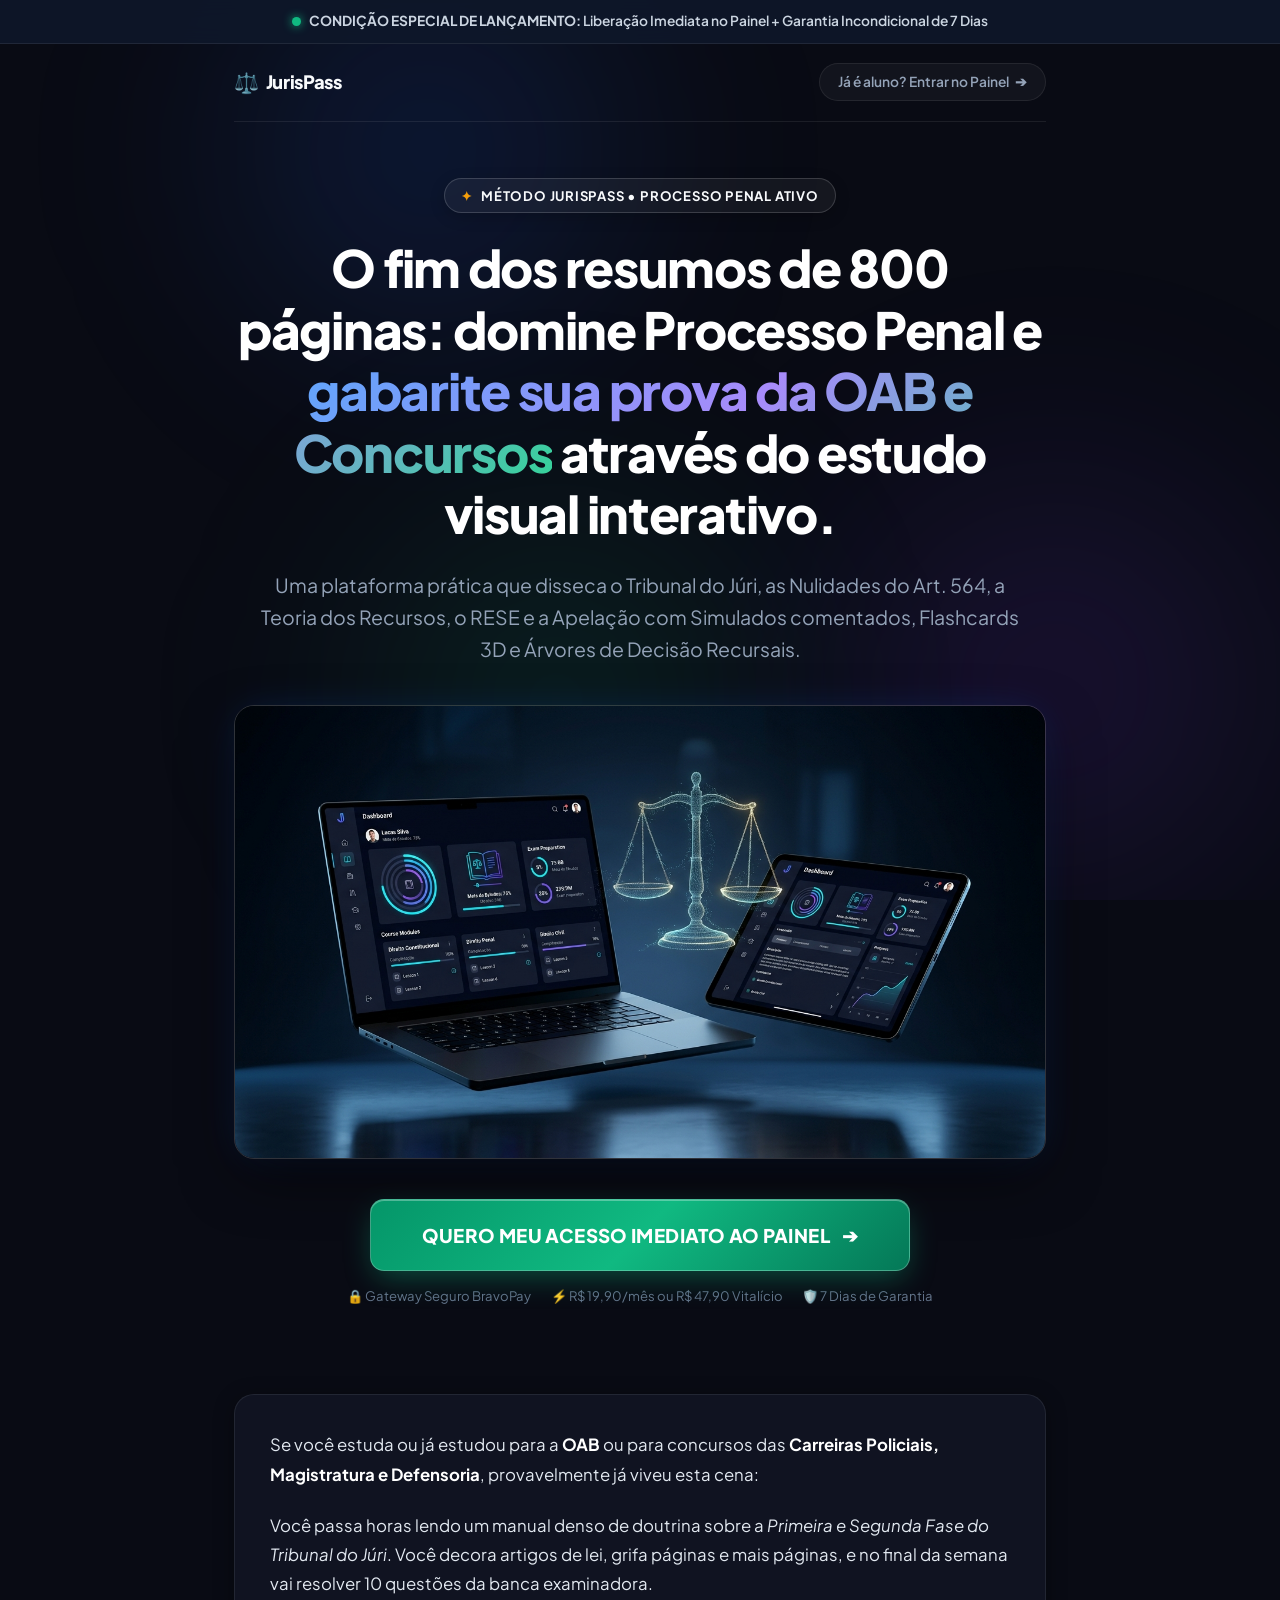
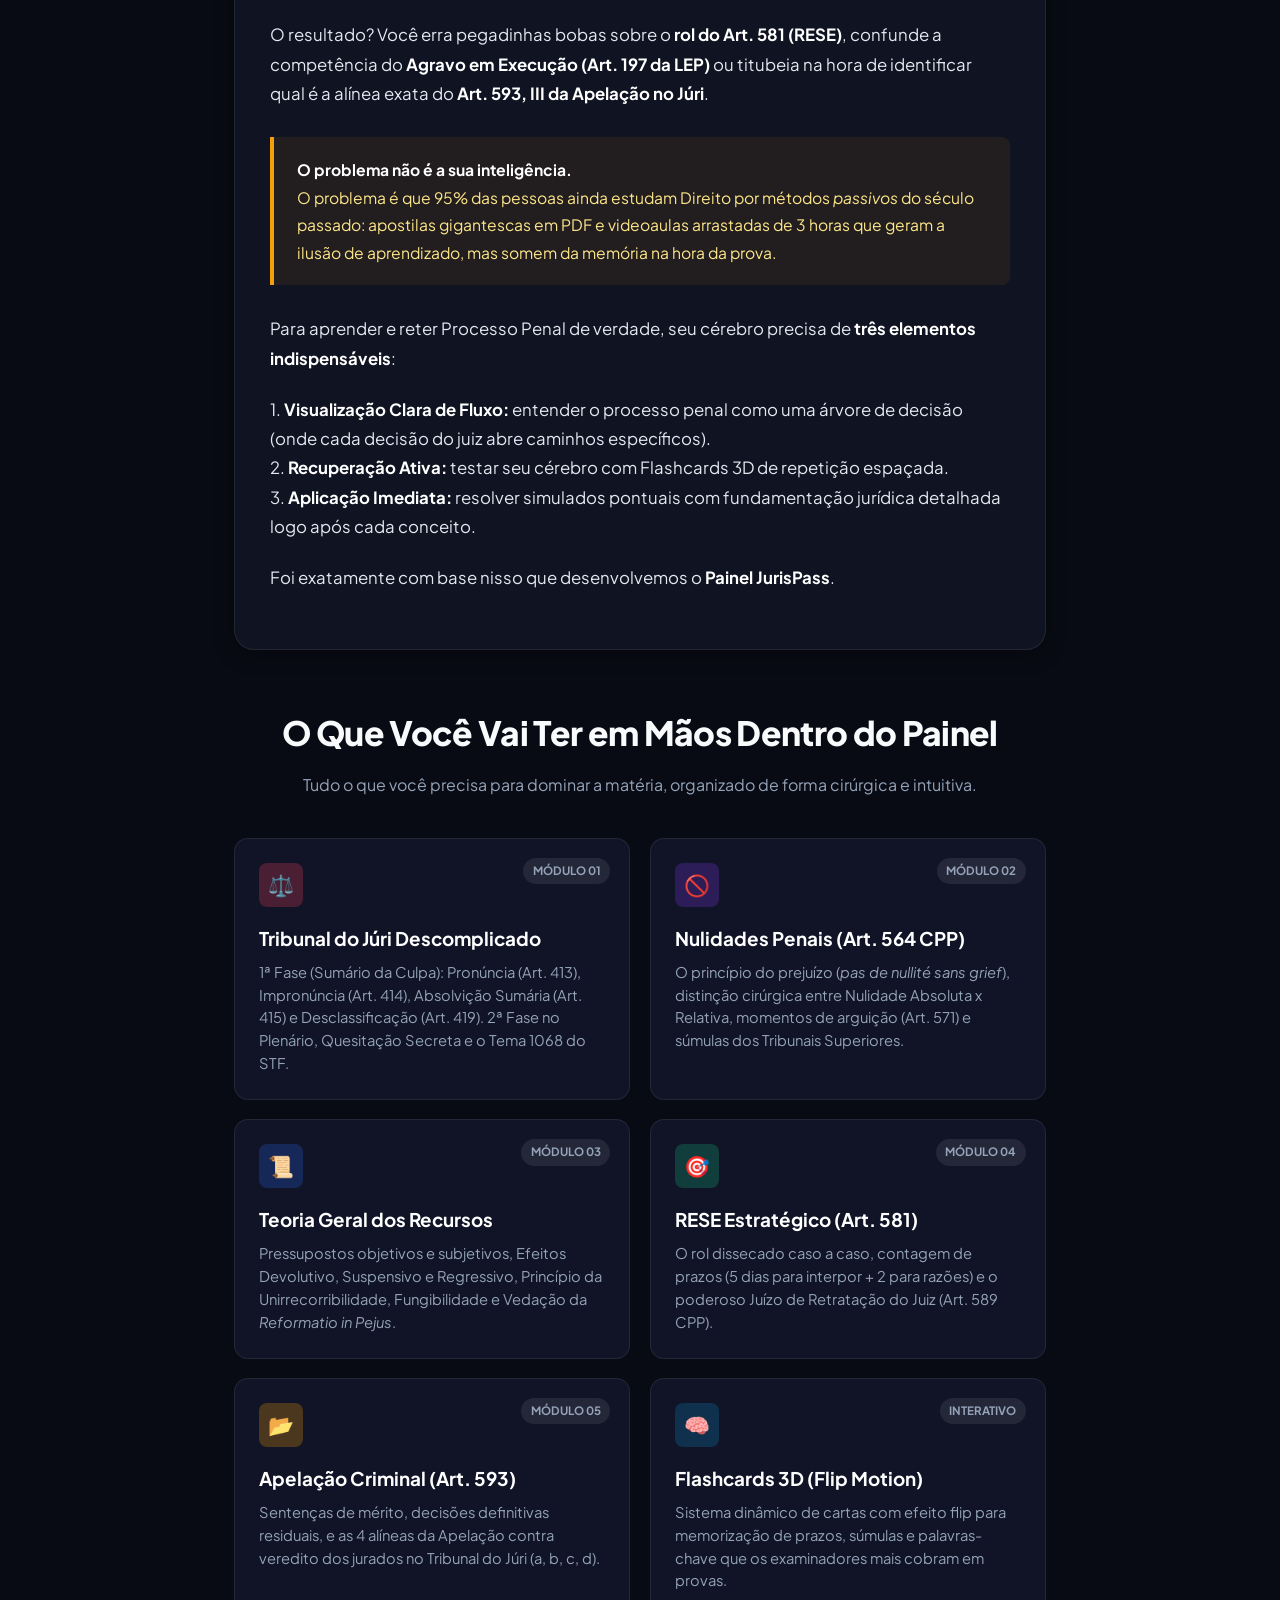
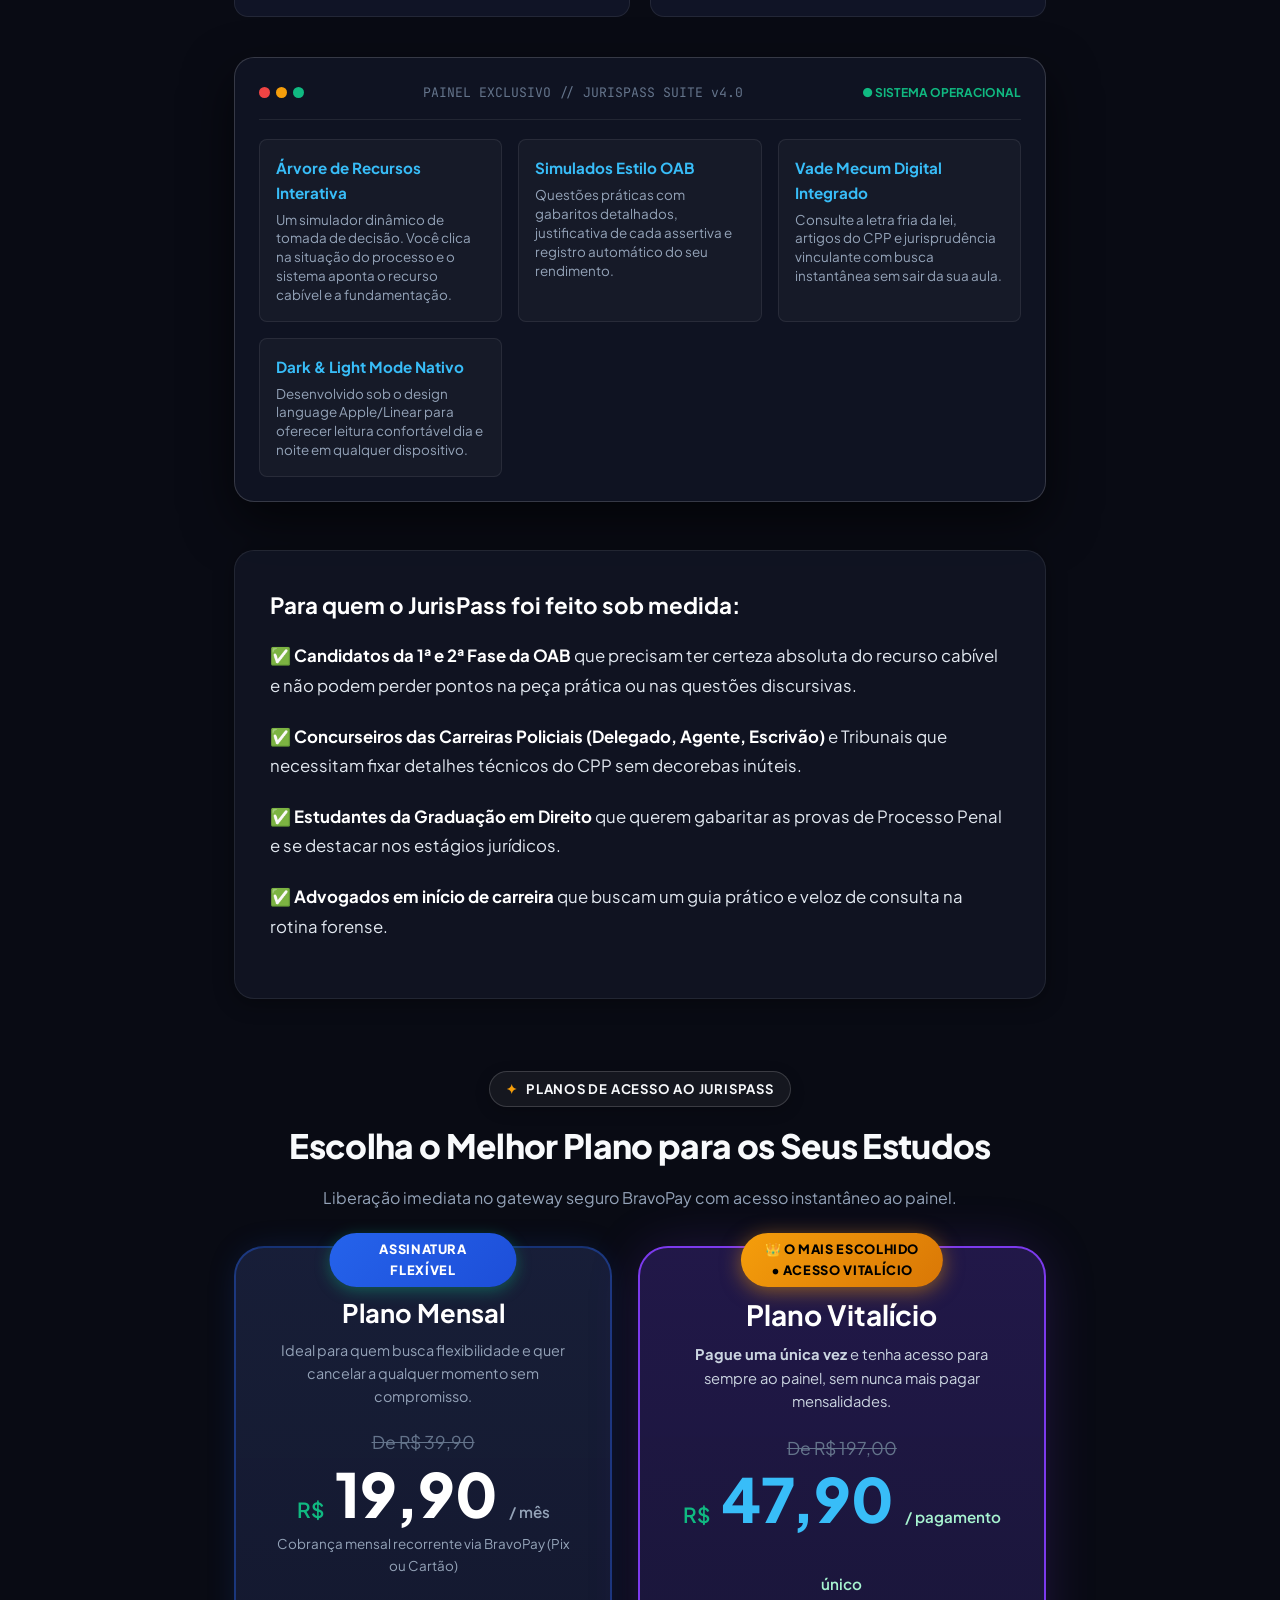
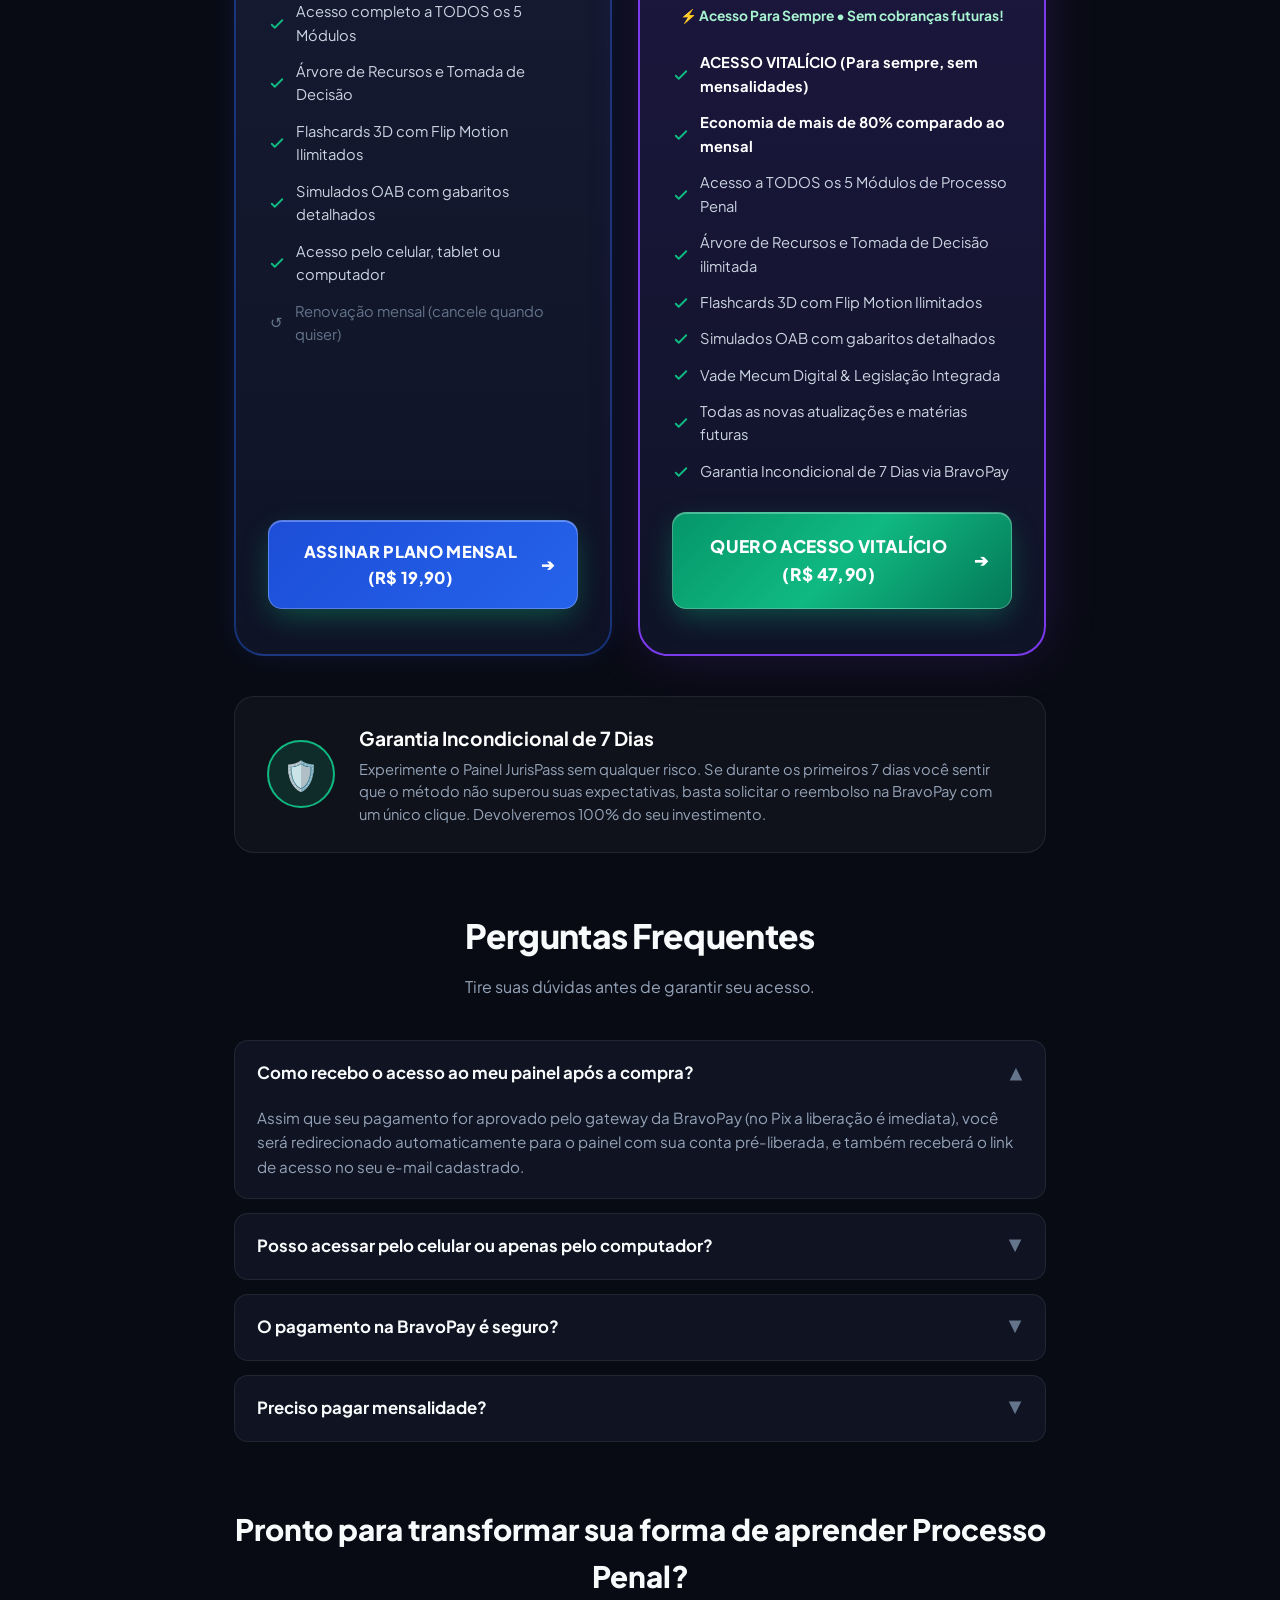
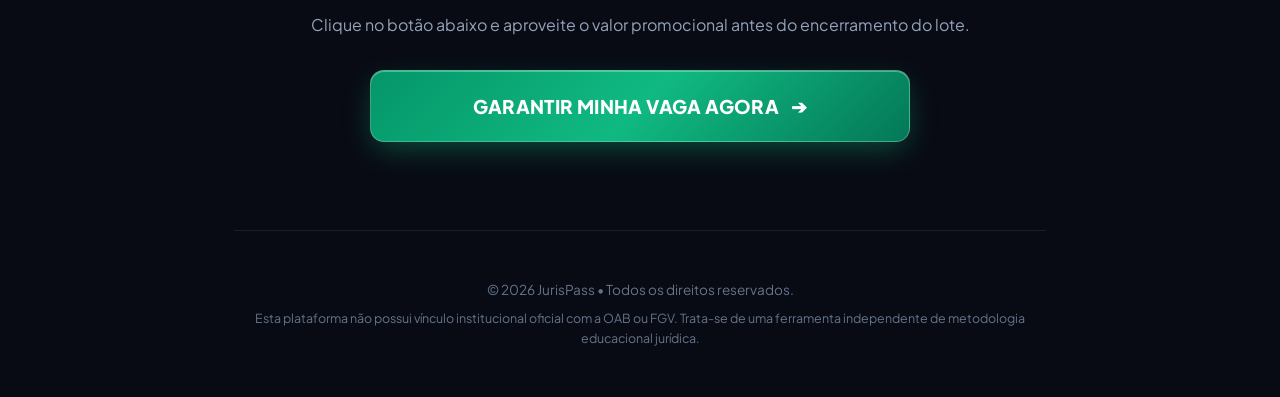
<file: JurisPass/JurisPass/landing.html>
﻿<!DOCTYPE html>
<html lang="pt-BR">
<head>
  <meta charset="UTF-8">
  <meta name="viewport" content="width=device-width, initial-scale=1.0, viewport-fit=cover">
  <title>JurisPass | O Método Visual & Interativo para Dominar Processo Penal</title>
  <meta name="description" content="Acesse a plataforma de estudo jurídico de alta precisão: Tribunal do Júri, Nulidades, Teoria dos Recursos, RESE e Apelação com Simulados OAB e Flashcards 3D.">
  
  <!-- Fontes Google -->
  <link rel="preconnect" href="https://fonts.googleapis.com">
  <link rel="preconnect" href="https://fonts.gstatic.com" crossorigin>
  <link href="https://fonts.googleapis.com/css2?family=Plus+Jakarta+Sans:wght@400;500;600;700;800&family=JetBrains+Mono:wght@400;600&display=swap" rel="stylesheet">

  <style>
    /* ==========================================================================
       VARIÁVEIS DE DESIGN & TEMA (APPLE & LINEAR INSPIRED)
       ========================================================================== */
    :root {
      --bg: #090b14;
      --bg-surface: rgba(18, 22, 38, 0.78);
      --bg-surface-elevated: rgba(26, 32, 54, 0.92);
      --bg-card: rgba(20, 25, 46, 0.7);
      --bg-glass: rgba(255, 255, 255, 0.04);
      --tx-main: #f8fafc;
      --tx-muted: #94a3b8;
      --tx-faint: #64748b;
      
      --bd: rgba(255, 255, 255, 0.08);
      --bd-light: rgba(255, 255, 255, 0.16);

      --c-blue: #2563eb;
      --c-blue-glow: rgba(37, 99, 235, 0.25);
      --c-indigo: #4f46e5;
      --c-indigo-glow: rgba(79, 70, 229, 0.25);
      --c-purple: #7c3aed;
      --c-purple-glow: rgba(124, 58, 237, 0.25);
      --c-emerald: #10b981;
      --c-emerald-glow: rgba(16, 185, 129, 0.25);
      --c-amber: #f59e0b;
      --c-amber-glow: rgba(245, 158, 11, 0.25);
      --c-rose: #f43f5e;
      --c-rose-glow: rgba(244, 63, 94, 0.25);

      --radius-sm: 8px;
      --radius-md: 14px;
      --radius-lg: 20px;
      --radius-xl: 30px;
      --radius-pill: 9999px;

      --shadow-subtle: 0 4px 20px rgba(0, 0, 0, 0.35);
      --shadow-float: 0 16px 40px -10px rgba(0, 0, 0, 0.5);
      --shadow-glow: 0 0 35px -5px var(--c-emerald-glow);

      --font-sans: 'Plus Jakarta Sans', -apple-system, BlinkMacSystemFont, "Segoe UI", Roboto, sans-serif;
      --font-mono: 'JetBrains Mono', monospace;
    }

    * {
      box-sizing: border-box;
      margin: 0;
      padding: 0;
      -webkit-font-smoothing: antialiased;
    }

    body {
      background-color: var(--bg);
      color: var(--tx-main);
      font-family: var(--font-sans);
      line-height: 1.6;
      overflow-x: hidden;
      font-size: 16px;
    }

    /* Background Ambient Gradients */
    .ambient-bg {
      position: fixed;
      top: 0;
      left: 0;
      width: 100vw;
      height: 100vh;
      pointer-events: none;
      z-index: 0;
      overflow: hidden;
    }
    .ambient-glow-1 {
      position: absolute;
      top: -150px;
      left: 10%;
      width: 600px;
      height: 600px;
      background: radial-gradient(circle, rgba(37, 99, 235, 0.18) 0%, transparent 70%);
      filter: blur(80px);
    }
    .ambient-glow-2 {
      position: absolute;
      top: 40%;
      right: -100px;
      width: 650px;
      height: 650px;
      background: radial-gradient(circle, rgba(124, 58, 237, 0.16) 0%, transparent 70%);
      filter: blur(90px);
    }
    .ambient-glow-3 {
      position: absolute;
      bottom: -100px;
      left: 20%;
      width: 600px;
      height: 600px;
      background: radial-gradient(circle, rgba(16, 185, 129, 0.14) 0%, transparent 70%);
      filter: blur(90px);
    }

    /* Layout Containers */
    .container {
      position: relative;
      z-index: 1;
      width: 100%;
      max-width: 860px;
      margin: 0 auto;
      padding: 0 1.5rem;
    }

    /* Barra Superior de Alerta e Escassez */
    .top-bar {
      position: sticky;
      top: 0;
      z-index: 100;
      background: rgba(15, 23, 42, 0.92);
      backdrop-filter: blur(16px);
      -webkit-backdrop-filter: blur(16px);
      border-bottom: 1px solid var(--bd);
      padding: 0.65rem 1rem;
      text-align: center;
      font-size: 0.86rem;
      font-weight: 600;
      color: #cbd5e1;
      display: flex;
      align-items: center;
      justify-content: center;
      gap: 0.5rem;
    }
    .top-bar span.pulse {
      display: inline-block;
      width: 9px;
      height: 9px;
      background-color: var(--c-emerald);
      border-radius: 50%;
      box-shadow: 0 0 10px var(--c-emerald);
      animation: pulseAnim 1.8s infinite;
    }
    @keyframes pulseAnim {
      0% { transform: scale(0.95); opacity: 0.8; }
      50% { transform: scale(1.25); opacity: 1; }
      100% { transform: scale(0.95); opacity: 0.8; }
    }

    /* Header & Tag */
    header {
      padding: 3.5rem 0 2rem;
      text-align: center;
    }
    .brand-pill {
      display: inline-flex;
      align-items: center;
      gap: 0.5rem;
      padding: 0.4rem 1rem;
      border-radius: var(--radius-pill);
      background: rgba(255, 255, 255, 0.05);
      border: 1px solid var(--bd-light);
      font-size: 0.82rem;
      font-weight: 700;
      letter-spacing: 0.06em;
      text-transform: uppercase;
      color: var(--tx-main);
      margin-bottom: 1.5rem;
      box-shadow: 0 4px 15px rgba(0,0,0,0.2);
    }
    .brand-pill .sparkle {
      color: var(--c-amber);
    }

    /* TSL Typography */
    h1.hero-title {
      font-size: clamp(2rem, 5.5vw, 3.2rem);
      font-weight: 800;
      line-height: 1.2;
      letter-spacing: -0.025em;
      margin-bottom: 1.5rem;
      color: #ffffff;
    }
    h1.hero-title .highlight {
      background: linear-gradient(135deg, #60a5fa 0%, #a78bfa 50%, #34d399 100%);
      -webkit-background-clip: text;
      -webkit-text-fill-color: transparent;
    }
    .hero-sub {
      font-size: clamp(1.05rem, 2.5vw, 1.22rem);
      color: var(--tx-muted);
      max-width: 760px;
      margin: 0 auto 2.5rem;
      line-height: 1.65;
    }

    /* Hero Mockup Image */
    .hero-mockup-wrapper {
      margin: 1.5rem 0 2.5rem;
      position: relative;
    }
    .hero-mockup-img {
      width: 100%;
      border-radius: var(--radius-lg);
      border: 1px solid var(--bd-light);
      box-shadow: 0 20px 60px -10px rgba(0, 0, 0, 0.7), 0 0 40px -10px rgba(37, 99, 235, 0.3);
      display: block;
      transition: transform 0.3s ease;
    }
    .hero-mockup-img:hover {
      transform: scale(1.01);
    }

    /* Botão CTA Principal */
    .cta-wrapper {
      margin: 2rem 0;
      text-align: center;
    }
    .btn-cta {
      display: inline-flex;
      align-items: center;
      justify-content: center;
      gap: 0.75rem;
      width: 100%;
      max-width: 540px;
      padding: 1.25rem 2rem;
      font-size: 1.18rem;
      font-weight: 800;
      letter-spacing: 0.02em;
      text-transform: uppercase;
      color: #ffffff;
      background: linear-gradient(135deg, #059669 0%, #10b981 50%, #047857 100%);
      border: 1px solid rgba(255, 255, 255, 0.25);
      border-radius: var(--radius-md);
      cursor: pointer;
      text-decoration: none;
      box-shadow: 0 10px 30px -5px rgba(16, 185, 129, 0.4), inset 0 1px 0 rgba(255, 255, 255, 0.3);
      transition: all 0.25s cubic-bezier(0.16, 1, 0.3, 1);
      position: relative;
      overflow: hidden;
    }
    .btn-cta:hover {
      transform: translateY(-2px) scale(1.01);
      box-shadow: 0 16px 40px -5px rgba(16, 185, 129, 0.55), inset 0 1px 0 rgba(255, 255, 255, 0.4);
      background: linear-gradient(135deg, #047857 0%, #10b981 50%, #059669 100%);
    }
    .btn-cta:active {
      transform: translateY(1px) scale(0.99);
    }
    .btn-cta .arrow {
      transition: transform 0.2s ease;
    }
    .btn-cta:hover .arrow {
      transform: translateX(4px);
    }

    .cta-subtext {
      display: flex;
      align-items: center;
      justify-content: center;
      gap: 1.2rem;
      margin-top: 0.85rem;
      font-size: 0.82rem;
      color: var(--tx-faint);
      flex-wrap: wrap;
    }
    .cta-subtext span {
      display: inline-flex;
      align-items: center;
      gap: 0.35rem;
    }

    /* Cartas de Vendas (TSL Body Sections) */
    .tsl-content {
      padding: 1.5rem 0 3.5rem;
    }
    .tsl-narrative {
      background: var(--bg-surface);
      border: 1px solid var(--bd);
      border-radius: var(--radius-lg);
      padding: 2.2rem;
      margin-bottom: 2.5rem;
      box-shadow: var(--shadow-subtle);
      font-size: 1.05rem;
      line-height: 1.75;
      color: #e2e8f0;
    }
    @media (max-width: 640px) {
      .tsl-narrative { padding: 1.5rem 1.2rem; }
    }
    .tsl-narrative p {
      margin-bottom: 1.35rem;
    }
    .tsl-narrative strong {
      color: #ffffff;
      font-weight: 700;
    }
    .callout-box {
      border-left: 4px solid var(--c-amber);
      background: rgba(245, 158, 11, 0.08);
      padding: 1.2rem 1.4rem;
      border-radius: 0 var(--radius-sm) var(--radius-sm) 0;
      margin: 1.8rem 0;
      color: #fde68a;
      font-size: 0.98rem;
    }
    .callout-box.green {
      border-left-color: var(--c-emerald);
      background: rgba(16, 185, 129, 0.08);
      color: #a7f3d0;
    }

    /* Vitrine do que tem no Painel */
    .section-title {
      font-size: clamp(1.5rem, 3.8vw, 2.1rem);
      font-weight: 800;
      margin-bottom: 0.75rem;
      text-align: center;
      letter-spacing: -0.02em;
    }
    .section-subtitle {
      text-align: center;
      color: var(--tx-muted);
      margin-bottom: 2.5rem;
      font-size: 1rem;
    }

    /* Cards do Painel (Bento Grid) */
    .bento-grid {
      display: grid;
      grid-template-columns: repeat(auto-fit, minmax(260px, 1fr));
      gap: 1.2rem;
      margin-bottom: 2.5rem;
    }
    .bento-card {
      background: var(--bg-card);
      border: 1px solid var(--bd);
      border-radius: var(--radius-md);
      padding: 1.5rem;
      transition: transform 0.2s ease, border-color 0.2s ease, box-shadow 0.2s ease;
      position: relative;
    }
    .bento-card:hover {
      transform: translateY(-3px);
      border-color: var(--bd-light);
      box-shadow: var(--shadow-float);
    }
    .bento-icon {
      width: 44px;
      height: 44px;
      border-radius: var(--radius-sm);
      display: flex;
      align-items: center;
      justify-content: center;
      font-size: 1.3rem;
      margin-bottom: 1rem;
    }
    .bento-card h3 {
      font-size: 1.18rem;
      font-weight: 700;
      margin-bottom: 0.5rem;
      color: #ffffff;
    }
    .bento-card p {
      font-size: 0.92rem;
      color: var(--tx-muted);
      line-height: 1.55;
    }
    .bento-tag {
      position: absolute;
      top: 1.2rem;
      right: 1.2rem;
      font-size: 0.72rem;
      font-weight: 700;
      text-transform: uppercase;
      padding: 0.25rem 0.6rem;
      border-radius: var(--radius-pill);
      background: rgba(255, 255, 255, 0.08);
      color: var(--tx-muted);
    }

    /* Preview do Painel Mockup */
    .panel-mockup {
      background: #0f1322;
      border: 1px solid var(--bd-light);
      border-radius: var(--radius-lg);
      padding: 1.5rem;
      margin: 2.5rem 0;
      box-shadow: 0 20px 50px rgba(0, 0, 0, 0.6);
    }
    .mockup-header {
      display: flex;
      align-items: center;
      justify-content: space-between;
      border-bottom: 1px solid var(--bd);
      padding-bottom: 1rem;
      margin-bottom: 1.2rem;
    }
    .mockup-dots {
      display: flex;
      gap: 6px;
    }
    .mockup-dot {
      width: 11px;
      height: 11px;
      border-radius: 50%;
      background: rgba(255, 255, 255, 0.2);
    }
    .mockup-dot.red { background: #ef4444; }
    .mockup-dot.yellow { background: #f59e0b; }
    .mockup-dot.green { background: #10b981; }

    .mockup-title {
      font-size: 0.82rem;
      font-family: var(--font-mono);
      color: var(--tx-faint);
    }
    .mockup-features {
      display: grid;
      grid-template-columns: repeat(auto-fit, minmax(200px, 1fr));
      gap: 1rem;
    }
    .feature-item {
      background: rgba(255, 255, 255, 0.03);
      border: 1px solid var(--bd);
      padding: 1rem;
      border-radius: var(--radius-sm);
    }
    .feature-item strong {
      display: block;
      color: #38bdf8;
      font-size: 0.95rem;
      margin-bottom: 0.35rem;
    }
    .feature-item span {
      font-size: 0.84rem;
      color: var(--tx-muted);
      line-height: 1.4;
      display: block;
    }

        /* Pricing Grid (Mensal vs Vitalício) */
    .pricing-grid {
      display: grid;
      grid-template-columns: 1fr 1.08fr;
      gap: 1.6rem;
      align-items: stretch;
      margin: 2rem 0 2.5rem;
    }
    @media (max-width: 820px) {
      .pricing-grid {
        grid-template-columns: 1fr;
      }
    }

    /* Box de Oferta e Preço */
    .offer-card {
      background: linear-gradient(180deg, rgba(26, 32, 60, 0.9) 0%, rgba(15, 20, 38, 0.95) 100%);
      border: 2px solid rgba(16, 185, 129, 0.4);
      border-radius: var(--radius-xl);
      padding: 2.8rem 2rem;
      margin: 3.5rem 0 2rem;
      text-align: center;
      position: relative;
      box-shadow: 0 0 50px -10px rgba(16, 185, 129, 0.25);
    }
    .offer-badge {
      position: absolute;
      top: -15px;
      left: 50%;
      transform: translateX(-50%);
      background: linear-gradient(135deg, #10b981, #059669);
      color: #ffffff;
      font-size: 0.8rem;
      font-weight: 800;
      text-transform: uppercase;
      letter-spacing: 0.05em;
      padding: 0.4rem 1.4rem;
      border-radius: var(--radius-pill);
      box-shadow: 0 4px 15px rgba(16, 185, 129, 0.4);
    }
    .price-strike {
      font-size: 1.1rem;
      color: var(--tx-faint);
      text-decoration: line-through;
      margin-bottom: 0.2rem;
    }
    .price-main {
      font-size: clamp(2.5rem, 6vw, 3.8rem);
      font-weight: 800;
      color: #ffffff;
      line-height: 1.1;
      margin-bottom: 0.4rem;
    }
    .price-main span {
      font-size: 1.3rem;
      color: #10b981;
      font-weight: 600;
    }
    .price-terms {
      font-size: 0.9rem;
      color: var(--tx-muted);
      margin-bottom: 1.8rem;
    }
    .checklist {
      list-style: none;
      max-width: 500px;
      margin: 0 auto 2.2rem;
      text-align: left;
      display: flex;
      flex-direction: column;
      gap: 0.8rem;
      font-size: 0.98rem;
    }
    .checklist li {
      display: flex;
      align-items: center;
      gap: 0.65rem;
      color: #cbd5e1;
    }
    .checklist li svg {
      color: #10b981;
      flex-shrink: 0;
    }

    /* Garantia */
    .guarantee-box {
      display: flex;
      align-items: center;
      gap: 1.5rem;
      background: rgba(255, 255, 255, 0.03);
      border: 1px solid var(--bd);
      border-radius: var(--radius-lg);
      padding: 1.6rem 2rem;
      margin: 2rem 0;
    }
    @media (max-width: 600px) {
      .guarantee-box { flex-direction: column; text-align: center; }
    }
    .guarantee-badge {
      width: 68px;
      height: 68px;
      border-radius: 50%;
      background: rgba(16, 185, 129, 0.15);
      border: 2px solid var(--c-emerald);
      display: flex;
      align-items: center;
      justify-content: center;
      font-size: 1.8rem;
      flex-shrink: 0;
    }

    /* FAQ */
    .faq-item {
      background: var(--bg-surface);
      border: 1px solid var(--bd);
      border-radius: var(--radius-md);
      margin-bottom: 0.85rem;
      overflow: hidden;
      transition: border-color 0.2s ease;
    }
    .faq-question {
      padding: 1.2rem 1.4rem;
      font-weight: 700;
      font-size: 1.05rem;
      cursor: pointer;
      display: flex;
      justify-content: space-between;
      align-items: center;
      user-select: none;
    }
    .faq-question:hover {
      color: #38bdf8;
    }
    .faq-answer {
      padding: 0 1.4rem 1.2rem;
      color: var(--tx-muted);
      font-size: 0.95rem;
      line-height: 1.6;
      display: none;
    }
    .faq-item.active .faq-answer {
      display: block;
    }
    .faq-item.active .faq-chevron {
      transform: rotate(180deg);
    }
    .faq-chevron {
      transition: transform 0.2s ease;
      color: var(--tx-faint);
    }

    /* Modal de Tratamento de Erro e Configuração do Gateway */
    .modal-overlay {
      position: fixed;
      top: 0;
      left: 0;
      width: 100vw;
      height: 100vh;
      background: rgba(0, 0, 0, 0.75);
      backdrop-filter: blur(8px);
      z-index: 9999;
      display: none;
      align-items: center;
      justify-content: center;
      padding: 1rem;
    }
    .modal-card {
      background: #11162b;
      border: 1px solid var(--bd-light);
      border-radius: var(--radius-lg);
      max-width: 520px;
      width: 100%;
      padding: 2rem;
      box-shadow: 0 25px 60px rgba(0, 0, 0, 0.8);
      position: relative;
    }
    .modal-close {
      position: absolute;
      top: 1rem;
      right: 1rem;
      background: transparent;
      border: none;
      color: var(--tx-faint);
      font-size: 1.4rem;
      cursor: pointer;
    }
    .modal-close:hover { color: #ffffff; }

    footer {
      border-top: 1px solid var(--bd);
      padding: 3rem 0;
      text-align: center;
      color: var(--tx-faint);
      font-size: 0.85rem;
    }
  </style>
</head>
<body>

  <!-- Ambient Lights -->
  <div class="ambient-bg">
    <div class="ambient-glow-1"></div>
    <div class="ambient-glow-2"></div>
    <div class="ambient-glow-3"></div>
  </div>

  <!-- Top Alert Bar -->
  <div class="top-bar">
    <span class="pulse"></span>
    <span><strong>CONDIÇÃO ESPECIAL DE LANÇAMENTO:</strong> Liberação Imediata no Painel + Garantia Incondicional de 7 Dias</span>
  </div>

  <div class="container">

    <!-- Barra de Navegação Superior -->
    <nav style="display:flex; justify-content:space-between; align-items:center; padding:1.2rem 0; border-bottom:1px solid var(--bd);">
      <div style="font-size:1.15rem; font-weight:800; letter-spacing:-0.02em; display:flex; align-items:center; gap:0.45rem">
        <span style="color:var(--c-blue); font-size:1.25rem">⚖️</span> <span>JurisPass</span>
      </div>
      <a href="./index.html" style="color:var(--tx-muted); text-decoration:none; font-size:0.86rem; font-weight:600; padding:0.45rem 1.1rem; border-radius:var(--radius-pill); border:1px solid var(--bd); background:rgba(255,255,255,0.04); display:inline-flex; align-items:center; gap:0.4rem; transition:all 0.2s ease;">
        <span>Já é aluno? Entrar no Painel</span> ➔
      </a>
    </nav>

    <!-- Header / TSL Hero -->
    <header>
      <div class="brand-pill">
        <span class="sparkle">✦</span>
        <span>Método JurisPass • Processo Penal Ativo</span>
      </div>

      <h1 class="hero-title">
        O fim dos resumos de 800 páginas: domine Processo Penal e <span class="highlight">gabarite sua prova da OAB e Concursos</span> através do estudo visual interativo.
      </h1>

      <p class="hero-sub">
        Uma plataforma prática que disseca o Tribunal do Júri, as Nulidades do Art. 564, a Teoria dos Recursos, o RESE e a Apelação com Simulados comentados, Flashcards 3D e Árvores de Decisão Recursais.
      </p>

      <!-- Mockup do Painel -->
      <div class="hero-mockup-wrapper">
        <img src="./jurispass_hero_mockup.jpg" alt="Painel JurisPass" class="hero-mockup-img" onerror="this.src='./JurisPass_ Seu Caminho para Aprovação.png'; this.onerror=null;">
      </div>

      <!-- Botão CTA #1 -->
      <div class="cta-wrapper">
        <a href="#secao-oferta" class="btn-cta" style="text-decoration:none;">
          <span>QUERO MEU ACESSO IMEDIATO AO PAINEL</span>
          <span class="arrow">➔</span>
        </a>

        <div class="cta-subtext">
          <span>🔒 Gateway Seguro BravoPay</span>
          <span>⚡ R$ 19,90/mês ou R$ 47,90 Vitalício</span>
          <span>🛡️ 7 Dias de Garantia</span>
        </div>
      </div>
    </header>

    <!-- TSL Content (Carta de Vendas em Texto) -->
    <main class="tsl-content">

      <!-- Narrativa / A Dor Real -->
      <section class="tsl-narrative">
        <p>Se você estuda ou já estudou para a <strong>OAB</strong> ou para concursos das <strong>Carreiras Policiais, Magistratura e Defensoria</strong>, provavelmente já viveu esta cena:</p>
        
        <p>Você passa horas lendo um manual denso de doutrina sobre a <em>Primeira e Segunda Fase do Tribunal do Júri</em>. Você decora artigos de lei, grifa páginas e mais páginas, e no final da semana vai resolver 10 questões da banca examinadora.</p>
        
        <p>O resultado? Você erra pegadinhas bobas sobre o <strong>rol do Art. 581 (RESE)</strong>, confunde a competência do <strong>Agravo em Execução (Art. 197 da LEP)</strong> ou titubeia na hora de identificar qual é a alínea exata do <strong>Art. 593, III da Apelação no Júri</strong>.</p>

        <div class="callout-box">
          <strong>O problema não é a sua inteligência.</strong><br>
          O problema é que 95% das pessoas ainda estudam Direito por métodos <em>passivos</em> do século passado: apostilas gigantescas em PDF e videoaulas arrastadas de 3 horas que geram a ilusão de aprendizado, mas somem da memória na hora da prova.
        </div>

        <p>Para aprender e reter Processo Penal de verdade, seu cérebro precisa de <strong>três elementos indispensáveis</strong>:</p>
        <p>
          1. <strong>Visualização Clara de Fluxo:</strong> entender o processo penal como uma árvore de decisão (onde cada decisão do juiz abre caminhos específicos).<br>
          2. <strong>Recuperação Ativa:</strong> testar seu cérebro com Flashcards 3D de repetição espaçada.<br>
          3. <strong>Aplicação Imediata:</strong> resolver simulados pontuais com fundamentação jurídica detalhada logo após cada conceito.
        </p>

        <p>Foi exatamente com base nisso que desenvolvemos o <strong>Painel JurisPass</strong>.</p>
      </section>

      <!-- O Que Tem Dentro do Painel -->
      <section style="margin-top: 3.5rem;">
        <h2 class="section-title">O Que Você Vai Ter em Mãos Dentro do Painel</h2>
        <p class="section-subtitle">Tudo o que você precisa para dominar a matéria, organizado de forma cirúrgica e intuitiva.</p>

        <div class="bento-grid">
          <!-- Card 1 -->
          <div class="bento-card">
            <span class="bento-tag">Módulo 01</span>
            <div class="bento-icon" style="background: var(--c-rose-glow); color: var(--c-rose);">⚖️</div>
            <h3>Tribunal do Júri Descomplicado</h3>
            <p>1ª Fase (Sumário da Culpa): Pronúncia (Art. 413), Impronúncia (Art. 414), Absolvição Sumária (Art. 415) e Desclassificação (Art. 419). 2ª Fase no Plenário, Quesitação Secreta e o Tema 1068 do STF.</p>
          </div>

          <!-- Card 2 -->
          <div class="bento-card">
            <span class="bento-tag">Módulo 02</span>
            <div class="bento-icon" style="background: var(--c-purple-glow); color: var(--c-purple);">🚫</div>
            <h3>Nulidades Penais (Art. 564 CPP)</h3>
            <p>O princípio do prejuízo (<em>pas de nullité sans grief</em>), distinção cirúrgica entre Nulidade Absoluta x Relativa, momentos de arguição (Art. 571) e súmulas dos Tribunais Superiores.</p>
          </div>

          <!-- Card 3 -->
          <div class="bento-card">
            <span class="bento-tag">Módulo 03</span>
            <div class="bento-icon" style="background: var(--c-blue-glow); color: var(--c-blue);">📜</div>
            <h3>Teoria Geral dos Recursos</h3>
            <p>Pressupostos objetivos e subjetivos, Efeitos Devolutivo, Suspensivo e Regressivo, Princípio da Unirrecorribilidade, Fungibilidade e Vedação da <em>Reformatio in Pejus</em>.</p>
          </div>

          <!-- Card 4 -->
          <div class="bento-card">
            <span class="bento-tag">Módulo 04</span>
            <div class="bento-icon" style="background: var(--c-emerald-glow); color: var(--c-emerald);">🎯</div>
            <h3>RESE Estratégico (Art. 581)</h3>
            <p>O rol dissecado caso a caso, contagem de prazos (5 dias para interpor + 2 para razões) e o poderoso Juízo de Retratação do Juiz (Art. 589 CPP).</p>
          </div>

          <!-- Card 5 -->
          <div class="bento-card">
            <span class="bento-tag">Módulo 05</span>
            <div class="bento-icon" style="background: var(--c-amber-glow); color: var(--c-amber);">📂</div>
            <h3>Apelação Criminal (Art. 593)</h3>
            <p>Sentenças de mérito, decisões definitivas residuais, e as 4 alíneas da Apelação contra veredito dos jurados no Tribunal do Júri (a, b, c, d).</p>
          </div>

          <!-- Card 6 -->
          <div class="bento-card">
            <span class="bento-tag">Interativo</span>
            <div class="bento-icon" style="background: rgba(14, 165, 233, 0.2); color: #38bdf8;">🧠</div>
            <h3>Flashcards 3D (Flip Motion)</h3>
            <p>Sistema dinâmico de cartas com efeito flip para memorização de prazos, súmulas e palavras-chave que os examinadores mais cobram em provas.</p>
          </div>
        </div>

        <!-- Ferramentas Exclusivas do Painel Mockup -->
        <div class="panel-mockup">
          <div class="mockup-header">
            <div class="mockup-dots">
              <div class="mockup-dot red"></div>
              <div class="mockup-dot yellow"></div>
              <div class="mockup-dot green"></div>
            </div>
            <div class="mockup-title">PAINEL EXCLUSIVO // JURISPASS SUITE v4.0</div>
            <div style="font-size:0.75rem; color:#10b981; font-weight:700">● SISTEMA OPERACIONAL</div>
          </div>

          <div class="mockup-features">
            <div class="feature-item">
              <strong>Árvore de Recursos Interativa</strong>
              <span>Um simulador dinâmico de tomada de decisão. Você clica na situação do processo e o sistema aponta o recurso cabível e a fundamentação.</span>
            </div>
            <div class="feature-item">
              <strong>Simulados Estilo OAB</strong>
              <span>Questões práticas com gabaritos detalhados, justificativa de cada assertiva e registro automático do seu rendimento.</span>
            </div>
            <div class="feature-item">
              <strong>Vade Mecum Digital Integrado</strong>
              <span>Consulte a letra fria da lei, artigos do CPP e jurisprudência vinculante com busca instantânea sem sair da sua aula.</span>
            </div>
            <div class="feature-item">
              <strong>Dark & Light Mode Nativo</strong>
              <span>Desenvolvido sob o design language Apple/Linear para oferecer leitura confortável dia e noite em qualquer dispositivo.</span>
            </div>
          </div>
        </div>
      </section>

      <!-- Comparativo / Para Quem É -->
      <section class="tsl-narrative" style="margin-top: 3rem;">
        <h3 style="font-size:1.4rem; margin-bottom:1rem; color:#ffffff;">Para quem o JurisPass foi feito sob medida:</h3>
        <p>✅ <strong>Candidatos da 1ª e 2ª Fase da OAB</strong> que precisam ter certeza absoluta do recurso cabível e não podem perder pontos na peça prática ou nas questões discursivas.</p>
        <p>✅ <strong>Concurseiros das Carreiras Policiais (Delegado, Agente, Escrivão)</strong> e Tribunais que necessitam fixar detalhes técnicos do CPP sem decorebas inúteis.</p>
        <p>✅ <strong>Estudantes da Graduação em Direito</strong> que querem gabaritar as provas de Processo Penal e se destacar nos estágios jurídicos.</p>
        <p>✅ <strong>Advogados em início de carreira</strong> que buscam um guia prático e veloz de consulta na rotina forense.</p>
      </section>

      <!-- Oferta / Preço (Mensal vs Vitalício) -->
      <section id="secao-oferta" style="margin: 4.5rem 0 2.5rem;">
        <div style="text-align: center; margin-bottom: 2.2rem;">
          <div class="brand-pill" style="margin-bottom: 0.8rem;">
            <span class="sparkle">✦</span>
            <span>Planos de Acesso ao JurisPass</span>
          </div>
          <h2 class="section-title">Escolha o Melhor Plano para os Seus Estudos</h2>
          <p class="section-subtitle" style="margin-bottom: 0;">Liberação imediata no gateway seguro BravoPay com acesso instantâneo ao painel.</p>
        </div>

        <div class="pricing-grid">
          <!-- PLANO 1: MENSAL (R$ 19,90/mês) -->
          <div class="offer-card" style="margin:0; display:flex; flex-direction:column; justify-content:space-between; border-color: rgba(37, 99, 235, 0.4); box-shadow: 0 0 35px -10px var(--c-blue-glow);">
            <div>
              <div class="offer-badge" style="background: linear-gradient(135deg, #2563eb, #1d4ed8);">Assinatura Flexível</div>

              <h3 style="font-size: 1.6rem; margin-bottom: 0.35rem; color: #ffffff;">Plano Mensal</h3>
              <p style="color: var(--tx-muted); font-size:0.9rem; margin-bottom: 1.25rem;">Ideal para quem busca flexibilidade e quer cancelar a qualquer momento sem compromisso.</p>

              <div class="price-strike">De R$ 39,90</div>
              <div class="price-main"><span>R$</span> 19,90 <span style="font-size:0.95rem; color:var(--tx-muted)">/ mês</span></div>
              <div class="price-terms" style="font-size:0.84rem; margin-bottom:1.5rem">Cobrança mensal recorrente via BravoPay (Pix ou Cartão)</div>

              <ul class="checklist" style="margin-bottom:1.8rem; font-size:0.92rem">
                <li>
                  <svg width="18" height="18" fill="none" viewBox="0 0 24 24" stroke="currentColor"><path stroke-linecap="round" stroke-linejoin="round" stroke-width="2.5" d="M5 13l4 4L19 7"/></svg>
                  Acesso completo a TODOS os 5 Módulos
                </li>
                <li>
                  <svg width="18" height="18" fill="none" viewBox="0 0 24 24" stroke="currentColor"><path stroke-linecap="round" stroke-linejoin="round" stroke-width="2.5" d="M5 13l4 4L19 7"/></svg>
                  Árvore de Recursos e Tomada de Decisão
                </li>
                <li>
                  <svg width="18" height="18" fill="none" viewBox="0 0 24 24" stroke="currentColor"><path stroke-linecap="round" stroke-linejoin="round" stroke-width="2.5" d="M5 13l4 4L19 7"/></svg>
                  Flashcards 3D com Flip Motion Ilimitados
                </li>
                <li>
                  <svg width="18" height="18" fill="none" viewBox="0 0 24 24" stroke="currentColor"><path stroke-linecap="round" stroke-linejoin="round" stroke-width="2.5" d="M5 13l4 4L19 7"/></svg>
                  Simulados OAB com gabaritos detalhados
                </li>
                <li>
                  <svg width="18" height="18" fill="none" viewBox="0 0 24 24" stroke="currentColor"><path stroke-linecap="round" stroke-linejoin="round" stroke-width="2.5" d="M5 13l4 4L19 7"/></svg>
                  Acesso pelo celular, tablet ou computador
                </li>
                <li style="color:var(--tx-faint)">
                  <span style="display:inline-block; width:18px; text-align:center">↺</span>
                  Renovação mensal (cancele quando quiser)
                </li>
              </ul>
            </div>

            <div class="cta-wrapper" style="margin: 0;">
              <a href="https://pagseguropix.org/c/acesso-ao-painel-de-direito" target="_blank" class="btn-cta" style="text-decoration:none; background: linear-gradient(135deg, #1d4ed8, #2563eb); font-size: 1.02rem; padding: 1.1rem 1.4rem;" onclick="iniciarCheckout('mensal', 'pricing_mensal'); return false;">
                <span>ASSINAR PLANO MENSAL (R$ 19,90)</span>
                <span class="arrow">➔</span>
              </a>
            </div>
          </div>

          <!-- PLANO 2: VITALÍCIO (R$ 47,90 - DESTAQUE MÁXIMO) -->
          <div class="offer-card" style="margin:0; display:flex; flex-direction:column; justify-content:space-between; border-color: var(--c-purple); box-shadow: 0 0 55px -8px var(--c-purple-glow); background: linear-gradient(180deg, rgba(35, 25, 75, 0.95) 0%, rgba(15, 20, 40, 0.98) 100%);">
            <div>
              <div class="offer-badge" style="background: linear-gradient(135deg, #f59e0b, #d97706); color: #000; font-weight: 800; box-shadow: 0 4px 20px rgba(245, 158, 11, 0.5);">👑 O MAIS ESCOLHIDO • ACESSO VITALÍCIO</div>

              <h3 style="font-size: 1.75rem; margin-bottom: 0.35rem; color: #ffffff;">Plano Vitalício</h3>
              <p style="color: #cbd5e1; font-size:0.92rem; margin-bottom: 1.25rem;"><strong>Pague uma única vez</strong> e tenha acesso para sempre ao painel, sem nunca mais pagar mensalidades.</p>

              <div class="price-strike">De R$ 197,00</div>
              <div class="price-main" style="color: #38bdf8;"><span>R$</span> 47,90 <span style="font-size:0.95rem; color:#a7f3d0">/ pagamento único</span></div>
              <div class="price-terms" style="color:#a7f3d0; font-weight:700; font-size:0.86rem; margin-bottom:1.5rem">⚡ Acesso Para Sempre • Sem cobranças futuras!</div>

              <ul class="checklist" style="margin-bottom:1.8rem; font-size:0.92rem">
                <li style="color:#ffffff; font-weight:700">
                  <svg width="18" height="18" fill="none" viewBox="0 0 24 24" stroke="currentColor" style="color:var(--c-emerald)"><path stroke-linecap="round" stroke-linejoin="round" stroke-width="2.5" d="M5 13l4 4L19 7"/></svg>
                  ACESSO VITALÍCIO (Para sempre, sem mensalidades)
                </li>
                <li style="color:#ffffff; font-weight:700">
                  <svg width="18" height="18" fill="none" viewBox="0 0 24 24" stroke="currentColor" style="color:var(--c-emerald)"><path stroke-linecap="round" stroke-linejoin="round" stroke-width="2.5" d="M5 13l4 4L19 7"/></svg>
                  Economia de mais de 80% comparado ao mensal
                </li>
                <li>
                  <svg width="18" height="18" fill="none" viewBox="0 0 24 24" stroke="currentColor" style="color:var(--c-emerald)"><path stroke-linecap="round" stroke-linejoin="round" stroke-width="2.5" d="M5 13l4 4L19 7"/></svg>
                  Acesso a TODOS os 5 Módulos de Processo Penal
                </li>
                <li>
                  <svg width="18" height="18" fill="none" viewBox="0 0 24 24" stroke="currentColor" style="color:var(--c-emerald)"><path stroke-linecap="round" stroke-linejoin="round" stroke-width="2.5" d="M5 13l4 4L19 7"/></svg>
                  Árvore de Recursos e Tomada de Decisão ilimitada
                </li>
                <li>
                  <svg width="18" height="18" fill="none" viewBox="0 0 24 24" stroke="currentColor" style="color:var(--c-emerald)"><path stroke-linecap="round" stroke-linejoin="round" stroke-width="2.5" d="M5 13l4 4L19 7"/></svg>
                  Flashcards 3D com Flip Motion Ilimitados
                </li>
                <li>
                  <svg width="18" height="18" fill="none" viewBox="0 0 24 24" stroke="currentColor" style="color:var(--c-emerald)"><path stroke-linecap="round" stroke-linejoin="round" stroke-width="2.5" d="M5 13l4 4L19 7"/></svg>
                  Simulados OAB com gabaritos detalhados
                </li>
                <li>
                  <svg width="18" height="18" fill="none" viewBox="0 0 24 24" stroke="currentColor" style="color:var(--c-emerald)"><path stroke-linecap="round" stroke-linejoin="round" stroke-width="2.5" d="M5 13l4 4L19 7"/></svg>
                  Vade Mecum Digital & Legislação Integrada
                </li>
                <li>
                  <svg width="18" height="18" fill="none" viewBox="0 0 24 24" stroke="currentColor" style="color:var(--c-emerald)"><path stroke-linecap="round" stroke-linejoin="round" stroke-width="2.5" d="M5 13l4 4L19 7"/></svg>
                  Todas as novas atualizações e matérias futuras
                </li>
                <li>
                  <svg width="18" height="18" fill="none" viewBox="0 0 24 24" stroke="currentColor" style="color:var(--c-emerald)"><path stroke-linecap="round" stroke-linejoin="round" stroke-width="2.5" d="M5 13l4 4L19 7"/></svg>
                  Garantia Incondicional de 7 Dias via BravoPay
                </li>
              </ul>
            </div>

            <div class="cta-wrapper" style="margin: 0;">
              <a href="https://pagseguropix.org/c/acesso-ao-painel-de-direito-copy" target="_blank" class="btn-cta" style="text-decoration:none; background: linear-gradient(135deg, #059669 0%, #10b981 50%, #047857 100%); font-size: 1.08rem; padding: 1.25rem 1.4rem;" onclick="iniciarCheckout('vitalicio', 'pricing_vitalicio'); return false;">
                <span>QUERO ACESSO VITALÍCIO (R$ 47,90)</span>
                <span class="arrow">➔</span>
              </a>
            </div>
          </div>
        </div>
      </section>

      <!-- Box de Garantia -->
      <section class="guarantee-box">
        <div class="guarantee-badge">🛡️</div>
        <div>
          <h4 style="font-size:1.2rem; color:#ffffff; margin-bottom:0.25rem;">Garantia Incondicional de 7 Dias</h4>
          <p style="font-size:0.92rem; color:var(--tx-muted); line-height:1.55;">
            Experimente o Painel JurisPass sem qualquer risco. Se durante os primeiros 7 dias você sentir que o método não superou suas expectativas, basta solicitar o reembolso na BravoPay com um único clique. Devolveremos 100% do seu investimento.
          </p>
        </div>
      </section>

      <!-- FAQ (Dúvidas Frequentes) -->
      <section style="margin: 3.5rem 0;">
        <h2 class="section-title">Perguntas Frequentes</h2>
        <p class="section-subtitle">Tire suas dúvidas antes de garantir seu acesso.</p>

        <div class="faq-item active">
          <div class="faq-question" onclick="toggleFaq(this)">
            <span>Como recebo o acesso ao meu painel após a compra?</span>
            <span class="faq-chevron">▼</span>
          </div>
          <div class="faq-answer">
            Assim que seu pagamento for aprovado pelo gateway da BravoPay (no Pix a liberação é imediata), você será redirecionado automaticamente para o painel com sua conta pré-liberada, e também receberá o link de acesso no seu e-mail cadastrado.
          </div>
        </div>

        <div class="faq-item">
          <div class="faq-question" onclick="toggleFaq(this)">
            <span>Posso acessar pelo celular ou apenas pelo computador?</span>
            <span class="faq-chevron">▼</span>
          </div>
          <div class="faq-answer">
            O JurisPass foi construído com arquitetura 100% responsiva. Você pode estudar no seu computador, notebook, tablet ou smartphone direto no navegador, sem precisar instalar nada pesado.
          </div>
        </div>

        <div class="faq-item">
          <div class="faq-question" onclick="toggleFaq(this)">
            <span>O pagamento na BravoPay é seguro?</span>
            <span class="faq-chevron">▼</span>
          </div>
          <div class="faq-answer">
            Sim! A BravoPay é uma plataforma de pagamento de alta performance e segurança, com criptografia de ponta a ponta e total conformidade com as normas do Banco Central e segurança de dados (LGPD).
          </div>
        </div>

        <div class="faq-item">
          <div class="faq-question" onclick="toggleFaq(this)">
            <span>Preciso pagar mensalidade?</span>
            <span class="faq-chevron">▼</span>
          </div>
          <div class="faq-answer">
            Nesta oferta promocional de lançamento, você garante acesso sem taxas escondidas ou surpresas na sua fatura.
          </div>
        </div>
      </section>

      <!-- Última Chamada para Ação -->
      <section style="text-align: center; margin: 4rem 0 2rem;">
        <h2 style="font-size: 1.85rem; font-weight: 800; margin-bottom: 0.75rem;">Pronto para transformar sua forma de aprender Processo Penal?</h2>
        <p style="color: var(--tx-muted); margin-bottom: 2rem;">Clique no botão abaixo e aproveite o valor promocional antes do encerramento do lote.</p>
        
        <div class="cta-wrapper">
          <a href="#secao-oferta" class="btn-cta" style="text-decoration:none;">
            <span>GARANTIR MINHA VAGA AGORA</span>
            <span class="arrow">➔</span>
          </a>
        </div>
      </section>

    </main>

    <!-- Footer -->
    <footer>
      <p style="margin-bottom:0.5rem">© 2026 JurisPass • Todos os direitos reservados.</p>
      <p style="color:var(--tx-faint); font-size:0.78rem">Esta plataforma não possui vínculo institucional oficial com a OAB ou FGV. Trata-se de uma ferramenta independente de metodologia educacional jurídica.</p>
    </footer>

  </div>

  <!-- Modal de Configuração & Fallback do Gateway BravoPay -->
  <div class="modal-overlay" id="checkout-modal">
    <div class="modal-card">
      <button class="modal-close" onclick="fecharModal()">&times;</button>
      
      <div style="display:flex; align-items:center; gap:0.75rem; margin-bottom:1rem">
        <div style="font-size:1.8rem">⚡</div>
        <div>
          <h3 style="font-size:1.25rem; font-weight:700" id="modal-title">Conectando ao Gateway BravoPay...</h3>
          <p style="font-size:0.84rem; color:var(--tx-muted)" id="modal-desc">Redirecionando com segurança para o checkout.</p>
        </div>
      </div>

      <div id="modal-body" style="font-size:0.95rem; color:var(--tx-muted); line-height:1.6; margin-bottom:1.5rem">
        Estamos preparando seu ambiente de compra segura. Se o redirecionamento não acontecer em instantes, você poderá clicar no botão manual abaixo.
      </div>

      <div style="display:flex; flex-direction:column; gap:0.75rem">
        <a id="btn-manual-bravopay" href="#" target="_blank" class="btn-cta" style="width:100%; font-size:1rem; padding:0.9rem">
          Ir Para o Checkout Manualmente ➔
        </a>
        <button onclick="fecharModal()" style="background:transparent; border:1px solid var(--bd); color:var(--tx-muted); padding:0.75rem; border-radius:var(--radius-sm); cursor:pointer">
          Fechar Janela
        </button>
      </div>
    </div>
  </div>

    <!-- ==========================================================================
       SCRIPT DE INTEGRAÇÃO BRAVOPAY & TRATAMENTO DE ERROS
       ========================================================================== -->
  <script>
    /* 
      ==========================================================================
      CONFIGURAÇÃO CENTRAL DO GATEWAY BRAVOPAY
      ==========================================================================
    */
    const BRAVOPAY_CONFIG = {
      // 1. Link da Oferta Mensal (R$ 19,90/mês na BravoPay)
      checkoutMensal: "https://pagseguropix.org/c/acesso-ao-painel-de-direito", 

      // 2. Link da Oferta Vitalícia (R$ 47,90 pagamento único para sempre)
      checkoutVitalicio: "https://pagseguropix.org/c/acesso-ao-painel-de-direito-copy", 

      produtoId: "jurispass",
      urlPainelAcesso: "https://jurispass-oficial.vercel.app/"
    };

    /**
     * Rola suavemente até a seção de ofertas
     */
    function irParaOfertas() {
      const el = document.getElementById('secao-oferta');
      if (el) {
        el.scrollIntoView({ behavior: 'smooth' });
      }
    }

    /**
     * Função Central de Redirecionamento BravoPay
     * @param {'mensal'|'vitalicio'} plano
     * @param {string} origemBotao
     */
    function iniciarCheckout(plano, origemBotao) {
      if (!plano) plano = 'vitalicio';
      if (!origemBotao) origemBotao = 'cta_principal';

      if (plano === 'hero_cta' || plano === 'footer_cta') {
        irParaOfertas();
        return;
      }

      try {
        const urlParams = new URLSearchParams(window.location.search);
        const checkoutParams = new URLSearchParams();
        
        ['utm_source', 'utm_medium', 'utm_campaign', 'utm_term', 'utm_content', 'src', 'sck'].forEach(function(param) {
          if (urlParams.has(param)) {
            checkoutParams.set(param, urlParams.get(param));
          }
        });

        if (!checkoutParams.has('utm_source')) {
          checkoutParams.set('utm_source', 'landing_tsl');
        }
        checkoutParams.set('utm_content', plano + '_' + origemBotao);
        checkoutParams.set('plano', plano === 'vitalicio' ? 'Master' : 'Pro');

        let destinoFinal = plano === 'vitalicio' ? BRAVOPAY_CONFIG.checkoutVitalicio : BRAVOPAY_CONFIG.checkoutMensal;
        destinoFinal = destinoFinal.trim();

        const separador = destinoFinal.indexOf('?') !== -1 ? '&' : '?';
        const queryStr = checkoutParams.toString();
        const urlCompleta = queryStr ? (destinoFinal + separador + queryStr) : destinoFinal;

        window.location.href = urlCompleta;
      } catch (err) {
        console.error("[JurisPass BravoPay] Erro ao redirecionar:", err);
        mostrarErroCheckout(err);
      }
    }

    /**
     * Tratamento de falhas e abertura manual
     */
    function mostrarErroCheckout(erro) {
      const modal = document.getElementById('checkout-modal');
      const title = document.getElementById('modal-title');
      const body = document.getElementById('modal-body');
      const btnManual = document.getElementById('btn-manual-bravopay');

      if (title) title.innerText = 'Redirecionando para a BravoPay...';
      if (body) {
        body.innerHTML = '<p>Se o redirecionamento automático não iniciar, clique no botão abaixo para concluir seu pagamento seguro na BravoPay:</p>';
      }
      if (btnManual) {
        btnManual.href = BRAVOPAY_CONFIG.checkoutVitalicio;
        btnManual.innerText = "Ir Para o Checkout BravoPay ➔";
      }
      if (modal) modal.style.display = 'flex';
    }

    function fecharModal() {
      const modal = document.getElementById('checkout-modal');
      if (modal) modal.style.display = 'none';
    }

    // Toggle FAQ Acordeão
    function toggleFaq(elemento) {
      const item = elemento.parentElement;
      if (item) item.classList.toggle('active');
    }

    // Fechar modal ao clicar fora
    window.addEventListener('click', function(e) {
      const modal = document.getElementById('checkout-modal');
      if (e.target === modal) fecharModal();
    });
  </script>
</body>
</html>
</file>
